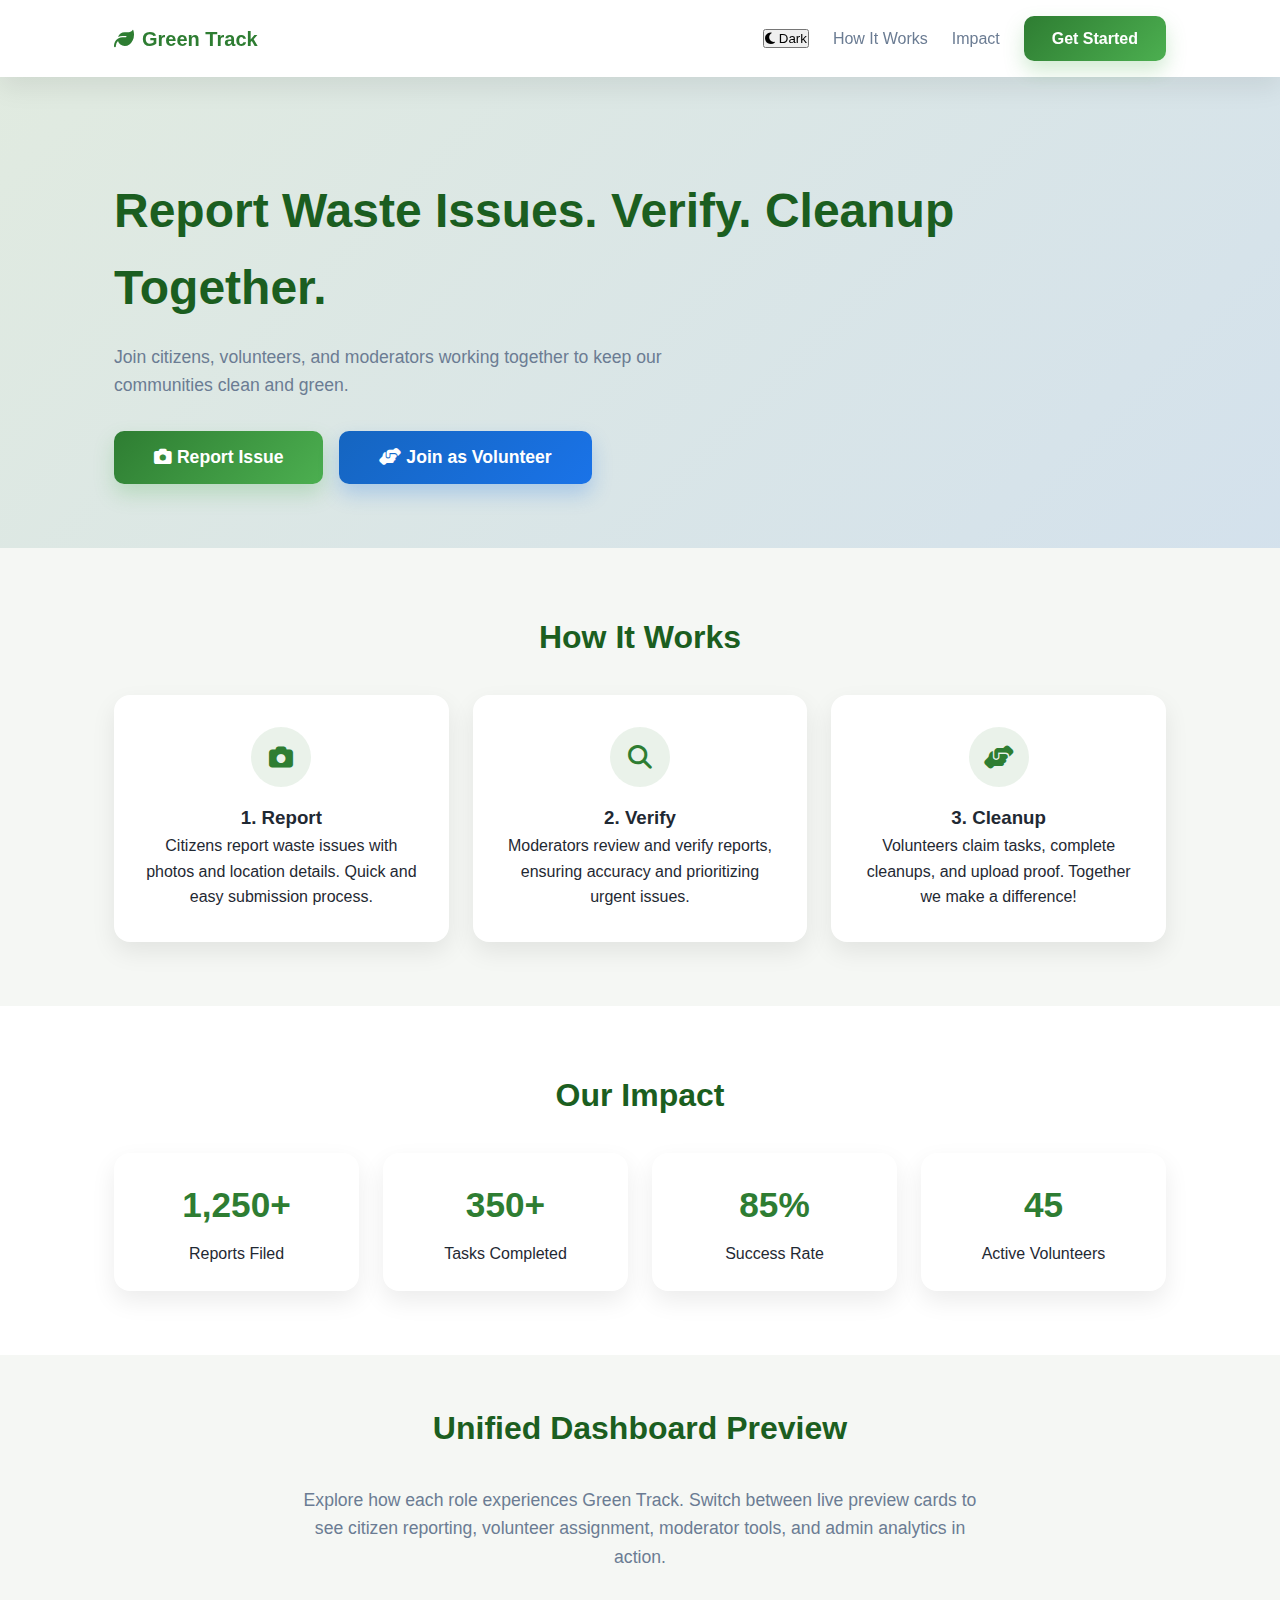
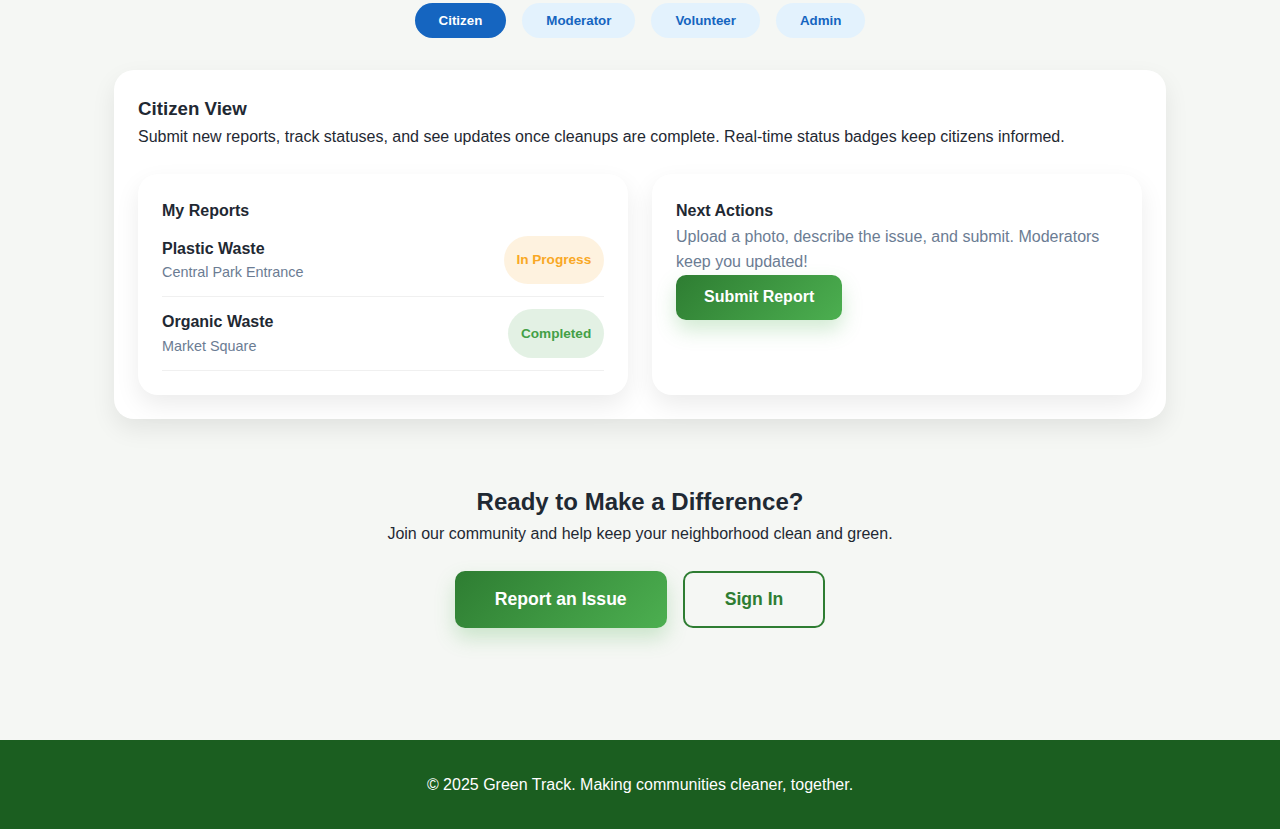
<file: frontend/index.html>
<!DOCTYPE html>
<html lang="en">
<head>
    <meta charset="UTF-8">
    <meta name="viewport" content="width=device-width, initial-scale=1.0">
    <title>Green Track - Report Waste Issues. Verify. Cleanup Together.</title>
    <link rel="stylesheet" href="https://cdnjs.cloudflare.com/ajax/libs/font-awesome/6.4.0/css/all.min.css">
    <link rel="stylesheet" href="css/style.css">
</head>
<body>
    <!-- Navigation -->
    <nav class="navbar">
        <div class="container">
            <div class="nav-brand">
                <i class="fas fa-leaf"></i>
                <span>Green Track</span>
            </div>
            <div class="nav-links">
                <button class="theme-toggle" id="theme-toggle">
                    <i class="fas fa-moon"></i>
                    <span>Dark</span>
                </button>
                <a href="#how-it-works">How It Works</a>
                <a href="#stats">Impact</a>
                <button class="btn btn-primary" onclick="window.location.href='auth.html'">Get Started</button>
            </div>
        </div>
    </nav>

    <!-- Hero Section -->
    <section class="hero">
        <div class="container">
            <h1 class="hero-title">Report Waste Issues. Verify. Cleanup Together.</h1>
            <p class="hero-subtitle">Join citizens, volunteers, and moderators working together to keep our communities clean and green.</p>
            <div class="hero-cta">
                <button class="btn btn-large btn-primary" onclick="window.location.href='auth.html?action=register'">
                    <i class="fas fa-camera"></i> Report Issue
                </button>
                <button class="btn btn-large btn-secondary" onclick="window.location.href='auth.html?action=register&role=volunteer'">
                    <i class="fas fa-hands-helping"></i> Join as Volunteer
                </button>
            </div>
        </div>
    </section>

    <!-- How It Works Section -->
    <section id="how-it-works" class="how-it-works">
        <div class="container">
            <h2 class="section-title">How It Works</h2>
            <div class="steps">
                <div class="step-card">
                    <div class="step-icon">
                        <i class="fas fa-camera"></i>
                    </div>
                    <h3>1. Report</h3>
                    <p>Citizens report waste issues with photos and location details. Quick and easy submission process.</p>
                </div>
                <div class="step-card">
                    <div class="step-icon">
                        <i class="fas fa-search"></i>
                    </div>
                    <h3>2. Verify</h3>
                    <p>Moderators review and verify reports, ensuring accuracy and prioritizing urgent issues.</p>
                </div>
                <div class="step-card">
                    <div class="step-icon">
                        <i class="fas fa-hands-helping"></i>
                    </div>
                    <h3>3. Cleanup</h3>
                    <p>Volunteers claim tasks, complete cleanups, and upload proof. Together we make a difference!</p>
                </div>
            </div>
        </div>
    </section>

    <!-- Stats Section -->
    <section id="stats" class="stats">
        <div class="container">
            <h2 class="section-title">Our Impact</h2>
            <div class="stats-grid">
                <div class="stat-card">
                    <div class="stat-number" id="stat-reports">1,250+</div>
                    <div class="stat-label">Reports Filed</div>
                </div>
                <div class="stat-card">
                    <div class="stat-number" id="stat-tasks">350+</div>
                    <div class="stat-label">Tasks Completed</div>
                </div>
                <div class="stat-card">
                    <div class="stat-number" id="stat-success">85%</div>
                    <div class="stat-label">Success Rate</div>
                </div>
                <div class="stat-card">
                    <div class="stat-number" id="stat-volunteers">45</div>
                    <div class="stat-label">Active Volunteers</div>
                </div>
            </div>
        </div>
    </section>

    <!-- Dashboard Preview Section -->
    <section class="dashboard-tabs">
        <div class="container">
            <h2 class="section-title">Unified Dashboard Preview</h2>
            <p class="hero-subtitle" style="text-align:center;margin:0 auto 2rem;max-width:700px;">
                Explore how each role experiences Green Track. Switch between live preview cards to see citizen reporting, volunteer assignment, moderator tools, and admin analytics in action.
            </p>
            <div class="preview-tabs">
                <button class="preview-tab active" data-target="preview-citizen">Citizen</button>
                <button class="preview-tab" data-target="preview-moderator">Moderator</button>
                <button class="preview-tab" data-target="preview-volunteer">Volunteer</button>
                <button class="preview-tab" data-target="preview-admin">Admin</button>
            </div>
            <div class="preview-panel active" id="preview-citizen">
                <h3>Citizen View</h3>
                <p>Submit new reports, track statuses, and see updates once cleanups are complete. Real-time status badges keep citizens informed.</p>
                <div class="card-grid" style="margin-top:1.5rem;">
                    <div class="card">
                        <h4>My Reports</h4>
                        <div class="hotspot-item">
                            <div>
                                <strong>Plastic Waste</strong>
                                <p style="font-size:0.9rem;color:var(--muted);">Central Park Entrance</p>
                            </div>
                            <span class="status-badge status-in_progress">In Progress</span>
                        </div>
                        <div class="hotspot-item">
                            <div>
                                <strong>Organic Waste</strong>
                                <p style="font-size:0.9rem;color:var(--muted);">Market Square</p>
                            </div>
                            <span class="status-badge status-completed">Completed</span>
                        </div>
                    </div>
                    <div class="card">
                        <h4>Next Actions</h4>
                        <p style="color:var(--muted);">Upload a photo, describe the issue, and submit. Moderators keep you updated!</p>
                        <button class="btn btn-primary" onclick="window.location.href='auth.html?action=register'">Submit Report</button>
                    </div>
                </div>
            </div>
            <div class="preview-panel" id="preview-volunteer">
                <h3>Volunteer View</h3>
                <p>Browse available tasks near you, claim, track progress, and upload proof photos after cleanup.</p>
                <div class="card-grid" style="margin-top:1.5rem;">
                    <div class="card">
                        <h4>Available Tasks</h4>
                        <div class="hotspot-item">
                            <div>
                                <strong>Illegal Dumping</strong>
                                <p style="font-size:0.9rem;color:var(--muted);">Downtown Alley</p>
                            </div>
                            <span class="badge">High Priority</span>
                        </div>
                        <button class="btn btn-secondary" style="width:100%;margin-top:1rem;">Claim Task</button>
                    </div>
                    <div class="card">
                        <h4>Progress Board</h4>
                        <p style="color:var(--muted);">Track tasks you've claimed. Update statuses to In Progress or Completed with one click.</p>
                    </div>
                </div>
            </div>
            <div class="preview-panel" id="preview-moderator">
                <h3>Moderator View</h3>
                <p>Moderators verify reports, assign volunteers, and add notes to keep operations aligned.</p>
                <div class="card-grid" style="margin-top:1.5rem;">
                    <div class="card">
                        <h4>Pending Queue</h4>
                        <div class="hotspot-item">
                            <div>
                                <strong>Hazardous Waste</strong>
                                <p style="font-size:0.9rem;color:var(--muted);">Playground</p>
                            </div>
                            <span class="status-badge status-pending">Pending</span>
                        </div>
                        <button class="btn btn-primary" style="width:100%;margin-top:1rem;">Review Report</button>
                    </div>
                    <div class="card">
                        <h4>Assignment Panel</h4>
                        <p style="color:var(--muted);">Assign verified reports to top volunteers and prioritize urgent cases.</p>
                    </div>
                </div>
            </div>
            <div class="preview-panel" id="preview-admin">
                <h3>Admin Analytics</h3>
                <p>Admins see system-wide statistics, volunteer participation, and location hotspots for proactive planning.</p>
                <div class="stats-grid" style="margin-top:1.5rem;">
                    <div class="stat-card">
                        <div class="stat-number">1,250+</div>
                        <div class="stat-label">Total Reports</div>
                    </div>
                    <div class="stat-card">
                        <div class="stat-number">85%</div>
                        <div class="stat-label">Success Rate</div>
                    </div>
                    <div class="stat-card">
                        <div class="stat-number">45</div>
                        <div class="stat-label">Active Volunteers</div>
                    </div>
                    <div class="stat-card">
                        <div class="stat-number">10</div>
                        <div class="stat-label">Hotspot Areas</div>
                    </div>
                </div>
            </div>
        </div>
    </section>

    <!-- CTA Section -->
    <section class="cta-section">
        <div class="container">
            <h2>Ready to Make a Difference?</h2>
            <p>Join our community and help keep your neighborhood clean and green.</p>
            <div class="cta-buttons">
                <button class="btn btn-large btn-primary" onclick="window.location.href='auth.html?action=register'">
                    Report an Issue
                </button>
                <button class="btn btn-large btn-outline" onclick="window.location.href='auth.html'">
                    Sign In
                </button>
            </div>
        </div>
    </section>

    <!-- Footer -->
    <footer class="footer">
        <div class="container">
            <p>&copy; 2025 Green Track. Making communities cleaner, together.</p>
        </div>
    </footer>

    <script src="js/main.js"></script>
</body>
</html>
</file>
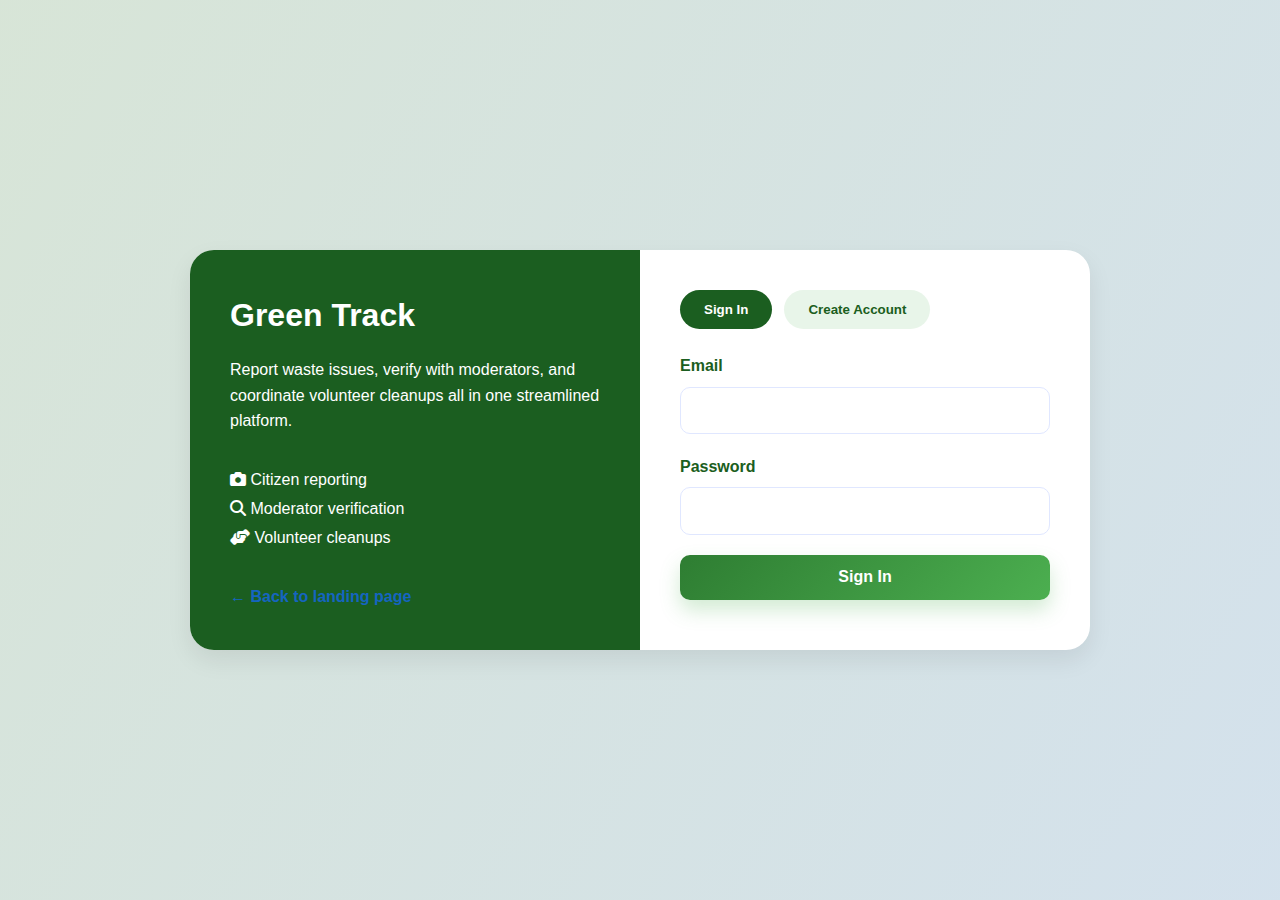
<file: frontend/auth.html>
<!DOCTYPE html>
<html lang="en">
<head>
    <meta charset="UTF-8">
    <meta name="viewport" content="width=device-width, initial-scale=1.0">
    <title>Green Track | Sign In / Sign Up</title>
    <link rel="stylesheet" href="https://cdnjs.cloudflare.com/ajax/libs/font-awesome/6.4.0/css/all.min.css">
    <link rel="stylesheet" href="css/style.css">
</head>
<body>
    <div class="auth-page">
        <div class="auth-card">
            <div class="auth-intro">
                <h1>Green Track</h1>
                <p style="margin: 1rem 0 2rem;">Report waste issues, verify with moderators, and coordinate volunteer cleanups all in one streamlined platform.</p>
                <ul style="list-style:none;padding:0;margin:0;line-height:1.8;">
                    <li><i class="fas fa-camera"></i> Citizen reporting</li>
                    <li><i class="fas fa-search"></i> Moderator verification</li>
                    <li><i class="fas fa-hands-helping"></i> Volunteer cleanups</li>
                </ul>
                <div style="margin-top:2rem;">
                    <a class="link" href="index.html">&larr; Back to landing page</a>
                </div>
            </div>
            <div class="auth-form">
                <div id="auth-alert"></div>
                <div class="tab-buttons" style="margin-bottom:1.5rem;">
                    <button class="tab-button active" data-form="login-form">Sign In</button>
                    <button class="tab-button" data-form="register-form">Create Account</button>
                </div>
                <form id="login-form">
                    <div class="form-group">
                        <label for="login-email">Email</label>
                        <input type="email" id="login-email" class="form-control" required>
                    </div>
                    <div class="form-group">
                        <label for="login-password">Password</label>
                        <input type="password" id="login-password" class="form-control" required>
                    </div>
                    <button type="submit" class="btn btn-primary" style="width:100%;">Sign In</button>
                </form>

                    <form id="register-form" style="display:none;">
                    <div class="form-group">
                        <label for="register-name">Full Name</label>
                        <input type="text" id="register-name" class="form-control" required>
                    </div>
                    <div class="form-group">
                        <label for="register-email">Email</label>
                        <input type="email" id="register-email" class="form-control" required>
                    </div>
                    <div class="form-group">
                        <label for="register-password">Password</label>
                        <input type="password" id="register-password" class="form-control" required>
                    </div>
                    <div class="form-group">
                        <label for="register-role">Role</label>
                        <select id="register-role" class="form-control">
                            <option value="citizen">Citizen</option>
                            <option value="volunteer">Volunteer</option>
                        </select>
                    </div>
                    <button type="submit" class="btn btn-secondary" style="width:100%;">Create Account</button>
                </form>
            </div>
        </div>
    </div>
    <script src="js/auth.js"></script>
</body>
</html>
</file>
<file: frontend/css/style.css>
/* Green Track Styles */

:root {
    --green-dark: #1b5e20;
    --green: #2e7d32;
    --green-light: #4caf50;
    --blue: #1565c0;
    --bg: #f5f7f4;
    --text: #1f2933;
    --muted: #6b7c93;
    --card-bg: #ffffff;
    --pending: #e53935;
    --in-progress: #f9a825;
    --completed: #43a047;
    --shadow: 0 10px 25px rgba(0, 0, 0, 0.08);
}

* {
    box-sizing: border-box;
    margin: 0;
    padding: 0;
    font-family: 'Segoe UI', Tahoma, Geneva, Verdana, sans-serif;
}

body {
    background: var(--bg);
    color: var(--text);
    line-height: 1.6;
}

.container {
    max-width: 1100px;
    margin: 0 auto;
    padding: 0 1.5rem;
}

.navbar {
    position: sticky;
    top: 0;
    background: rgba(255, 255, 255, 0.95);
    box-shadow: var(--shadow);
    z-index: 10;
}

.navbar .container {
    display: flex;
    align-items: center;
    justify-content: space-between;
    padding: 1rem 1.5rem;
}

.nav-brand {
    display: flex;
    align-items: center;
    gap: 0.5rem;
    font-size: 1.25rem;
    font-weight: 600;
    color: var(--green);
}

.nav-links {
    display: flex;
    align-items: center;
    gap: 1.5rem;
}

.nav-links a {
    text-decoration: none;
    color: var(--muted);
    font-weight: 500;
    transition: color 0.3s ease;
}

.nav-links a:hover {
    color: var(--green);
}

.hero {
    padding: 6rem 0 4rem;
    background: linear-gradient(135deg, rgba(46, 125, 50, 0.1), rgba(21, 101, 192, 0.15));
}

.hero-title {
    font-size: clamp(2rem, 4vw, 3rem);
    margin-bottom: 1rem;
    color: var(--green-dark);
}

.hero-subtitle {
    font-size: 1.1rem;
    max-width: 600px;
    margin-bottom: 2rem;
    color: var(--muted);
}

.hero-cta {
    display: flex;
    flex-wrap: wrap;
    gap: 1rem;
}

.btn {
    border: none;
    border-radius: 10px;
    padding: 0.85rem 1.75rem;
    font-size: 1rem;
    font-weight: 600;
    cursor: pointer;
    transition: transform 0.2s ease, box-shadow 0.2s ease;
}

.btn-large {
    padding: 1rem 2.5rem;
    font-size: 1.1rem;
}

.btn-primary {
    background: linear-gradient(135deg, var(--green), var(--green-light));
    color: #fff;
    box-shadow: 0 10px 20px rgba(76, 175, 80, 0.25);
}

.btn-secondary {
    background: linear-gradient(135deg, var(--blue), #1a73e8);
    color: #fff;
    box-shadow: 0 10px 20px rgba(26, 115, 232, 0.25);
}

.btn-outline {
    border: 2px solid var(--green);
    background: transparent;
    color: var(--green);
}

.btn:hover {
    transform: translateY(-2px);
    box-shadow: var(--shadow);
}

.section-title {
    text-align: center;
    font-size: 2rem;
    color: var(--green-dark);
    margin-bottom: 2rem;
}

.how-it-works {
    padding: 4rem 0;
}

.steps {
    display: grid;
    grid-template-columns: repeat(auto-fit, minmax(240px, 1fr));
    gap: 1.5rem;
}

.step-card {
    background: var(--card-bg);
    border-radius: 16px;
    padding: 2rem;
    text-align: center;
    box-shadow: var(--shadow);
    transition: transform 0.3s ease;
}

.step-card:hover {
    transform: translateY(-5px);
}

.step-icon {
    width: 60px;
    height: 60px;
    margin: 0 auto 1rem;
    border-radius: 50%;
    background: rgba(46, 125, 50, 0.1);
    display: flex;
    align-items: center;
    justify-content: center;
    font-size: 1.5rem;
    color: var(--green);
}

.stats {
    padding: 4rem 0;
    background: #fff;
}

.stats-grid {
    display: grid;
    grid-template-columns: repeat(auto-fit, minmax(180px, 1fr));
    gap: 1.5rem;
}

.stat-card {
    background: var(--card-bg);
    border-radius: 16px;
    padding: 1.5rem;
    text-align: center;
    box-shadow: var(--shadow);
}

.stat-number {
    font-size: 2.2rem;
    font-weight: 700;
    color: var(--green);
    margin-bottom: 0.5rem;
}

.cta-section {
    padding: 4rem 0;
    text-align: center;
}

.cta-buttons {
    margin-top: 1.5rem;
    display: flex;
    gap: 1rem;
    justify-content: center;
    flex-wrap: wrap;
}

.footer {
    background: var(--green-dark);
    color: #fff;
    text-align: center;
    padding: 2rem 0;
    margin-top: 3rem;
}

/* Auth page */
.auth-page {
    min-height: 100vh;
    display: flex;
    align-items: center;
    justify-content: center;
    padding: 2rem;
    background: linear-gradient(120deg, rgba(46, 125, 50, 0.15), rgba(21, 101, 192, 0.15));
}

.auth-card {
    background: #fff;
    width: 100%;
    max-width: 900px;
    border-radius: 24px;
    box-shadow: var(--shadow);
    display: grid;
    grid-template-columns: repeat(auto-fit, minmax(320px, 1fr));
}

.auth-intro {
    background: var(--green-dark);
    color: #fff;
    padding: 2.5rem;
    border-radius: 24px 0 0 24px;
}

.auth-form {
    padding: 2.5rem;
}

.form-group {
    margin-bottom: 1.25rem;
}

.form-group label {
    display: block;
    font-weight: 600;
    margin-bottom: 0.5rem;
    color: var(--green-dark);
}

.form-control, select {
    width: 100%;
    padding: 0.85rem 1rem;
    border: 1px solid #e0e7ff;
    border-radius: 10px;
    font-size: 1rem;
    transition: border 0.2s ease, box-shadow 0.2s ease;
}

.form-control:focus, select:focus {
    outline: none;
    border-color: var(--green);
    box-shadow: 0 0 0 3px rgba(76, 175, 80, 0.15);
}

.link {
    color: var(--blue);
    text-decoration: none;
    font-weight: 600;
}

.link:hover {
    text-decoration: underline;
}

/* Dashboard */
.dashboard {
    padding: 1.5rem;
}

.dashboard-header {
    display: flex;
    flex-wrap: wrap;
    gap: 1rem;
    align-items: center;
    justify-content: space-between;
    margin-bottom: 2rem;
}

.tab-buttons {
    display: flex;
    flex-wrap: wrap;
    gap: 0.75rem;
}

.tab-button {
    border: none;
    padding: 0.75rem 1.5rem;
    border-radius: 999px;
    background: #e8f5e9;
    color: var(--green-dark);
    cursor: pointer;
    transition: all 0.2s ease;
    font-weight: 600;
}

.tab-button.active {
    background: var(--green-dark);
    color: #fff;
}

.tab-content {
    display: none;
}

.tab-content.active {
    display: block;
}

.card-grid {
    display: grid;
    gap: 1.5rem;
    grid-template-columns: repeat(auto-fit, minmax(260px, 1fr));
}

.card {
    background: var(--card-bg);
    border-radius: 20px;
    padding: 1.5rem;
    box-shadow: var(--shadow);
}

.status-badge {
    display: inline-flex;
    align-items: center;
    gap: 0.3rem;
    font-size: 0.85rem;
    font-weight: 600;
    padding: 0.3rem 0.8rem;
    border-radius: 999px;
    text-transform: capitalize;
}

.status-pending {
    background: rgba(229, 57, 53, 0.1);
    color: var(--pending);
}

.status-in_progress {
    background: rgba(249, 168, 37, 0.15);
    color: var(--in-progress);
}

.status-completed {
    background: rgba(67, 160, 71, 0.15);
    color: var(--completed);
}

.status-valid {
    background: rgba(21, 101, 192, 0.1);
    color: var(--blue);
}

.table {
    width: 100%;
    border-collapse: collapse;
    margin-top: 1rem;
}

.table th,
.table td {
    padding: 0.85rem;
    text-align: left;
    border-bottom: 1px solid #f0f0f0;
}

.table th {
    background: #f8fafc;
    font-weight: 600;
    color: var(--muted);
}

.photo-thumb {
    width: 60px;
    height: 60px;
    object-fit: cover;
    border-radius: 10px;
    box-shadow: var(--shadow);
}

.hotspot-list {
    list-style: none;
    margin-top: 1rem;
}

.hotspot-item {
    display: flex;
    justify-content: space-between;
    padding: 0.75rem 0;
    border-bottom: 1px solid #f0f0f0;
}

.dashboard-tabs {
    margin-top: 3rem;
}

.preview-tabs {
    display: flex;
    justify-content: center;
    gap: 1rem;
    margin-bottom: 2rem;
}

.preview-tab {
    border: none;
    padding: 0.65rem 1.5rem;
    border-radius: 999px;
    background: #e3f2fd;
    color: var(--blue);
    font-weight: 600;
    cursor: pointer;
}

.preview-tab.active {
    background: var(--blue);
    color: #fff;
}

.preview-panel {
    display: none;
    padding: 1.5rem;
    border-radius: 20px;
    background: #fff;
    box-shadow: var(--shadow);
}

.preview-panel.active {
    display: block;
}

.badge {
    display: inline-block;
    padding: 0.25rem 0.75rem;
    border-radius: 999px;
    background: #e8f5e9;
    color: var(--green-dark);
    font-size: 0.85rem;
    font-weight: 600;
}

.form-inline {
    display: flex;
    gap: 1rem;
    flex-wrap: wrap;
}

.task-actions {
    display: flex;
    gap: 0.5rem;
    flex-wrap: wrap;
    margin-top: 0.5rem;
}

.task-actions button {
    flex: 1;
}

.alert {
    padding: 0.75rem 1rem;
    border-radius: 10px;
    margin-bottom: 1rem;
    font-weight: 600;
}

.alert-success {
    background: rgba(76, 175, 80, 0.15);
    color: var(--green);
}

.alert-error {
    background: rgba(229, 57, 53, 0.15);
    color: var(--pending);
}

@media (max-width: 768px) {
    .navbar .container {
        flex-direction: column;
        gap: 1rem;
    }

    .hero {
        padding: 4rem 0 3rem;
    }

    .auth-card {
        grid-template-columns: 1fr;
    }

    .auth-intro {
        border-radius: 24px 24px 0 0;
    }

    .tab-buttons {
        width: 100%;
    }

    .tab-button {
        flex: 1;
        text-align: center;
    }
}
</file>
